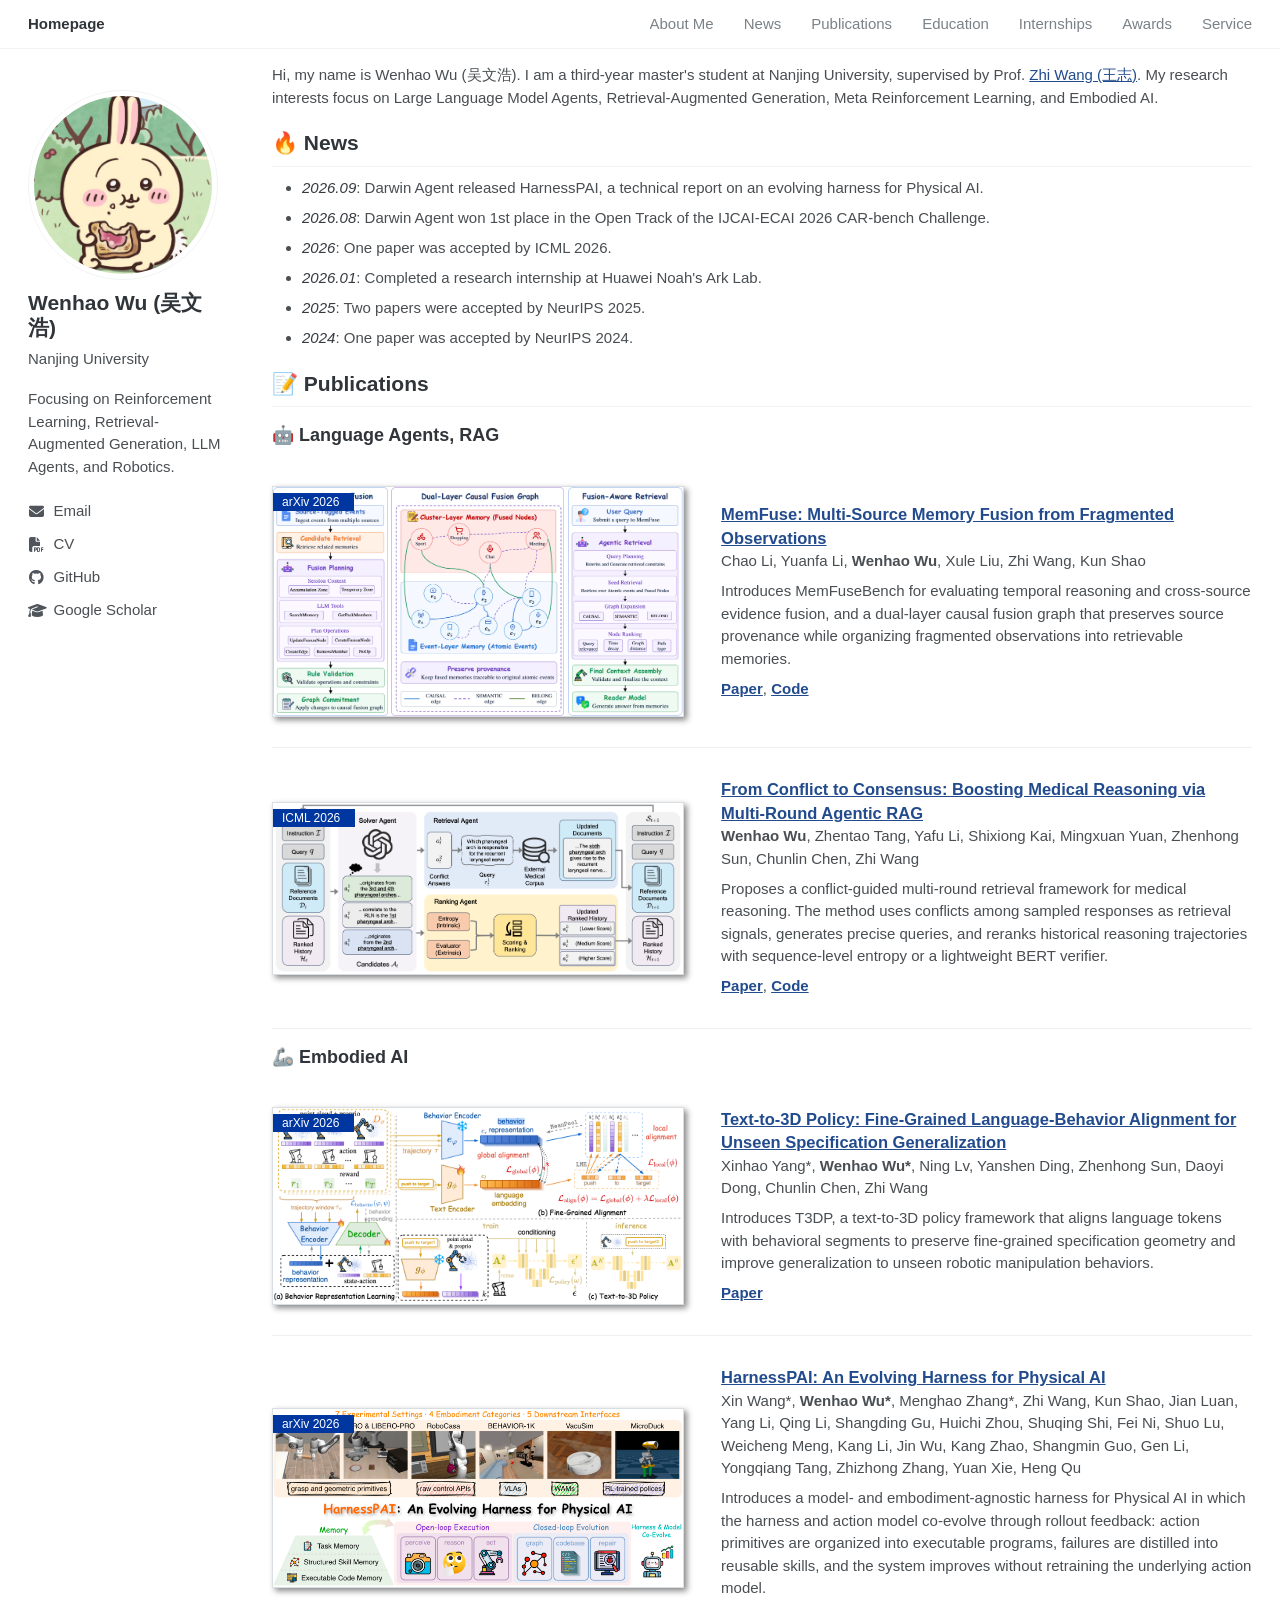
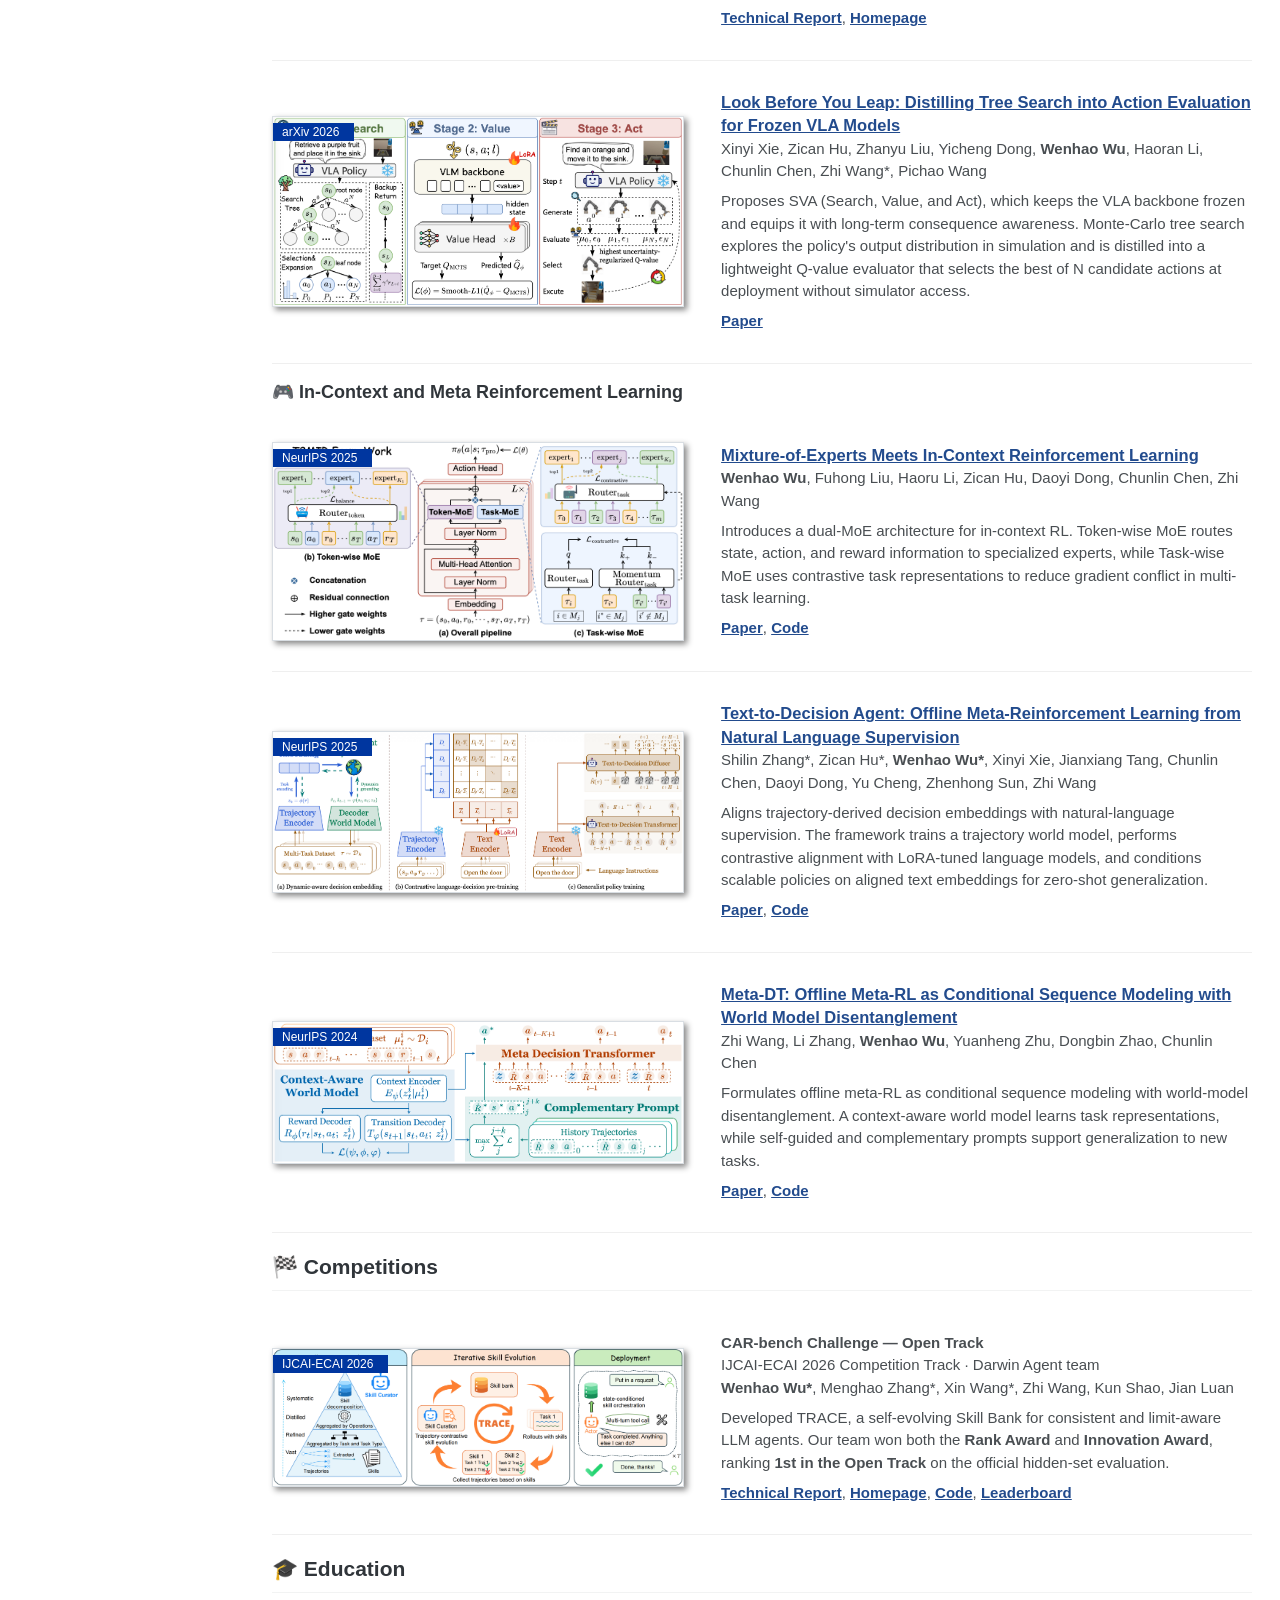
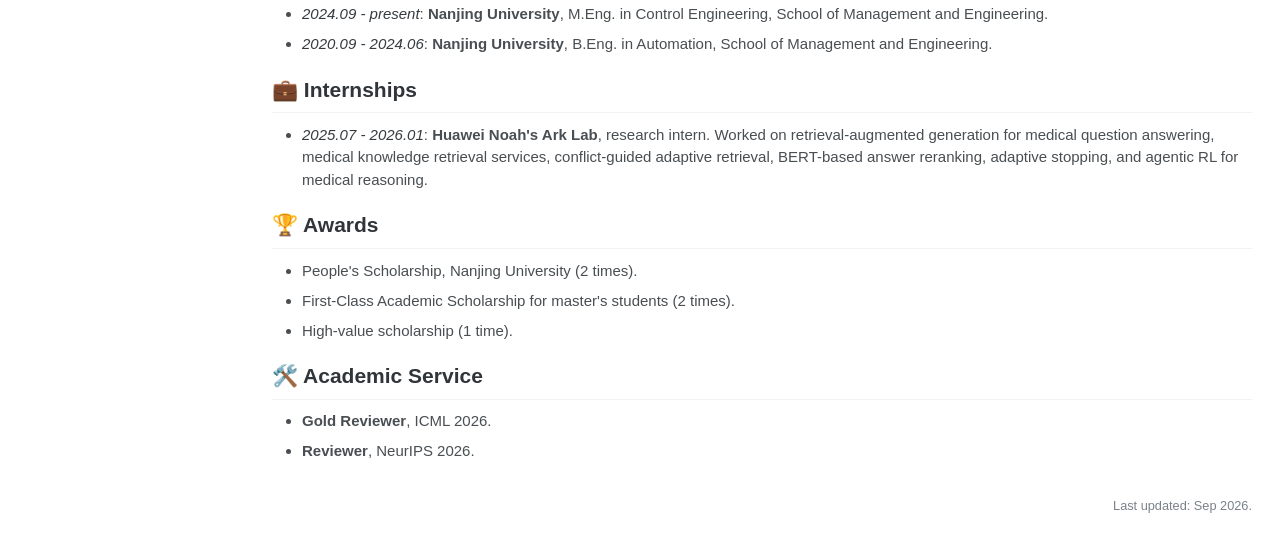
<file: index.html>
<!doctype html>
<html lang="en">
  <head>
    <meta charset="utf-8">
    <meta name="viewport" content="width=device-width, initial-scale=1">
    <meta name="author" content="Wenhao Wu">
    <meta name="description" content="Wenhao Wu's academic homepage: reinforcement learning, retrieval-augmented generation, large language model agents, and robotics.">
    <meta property="og:title" content="Wenhao Wu (吴文浩) - Homepage">
    <meta property="og:description" content="Wenhao Wu's research homepage at Nanjing University.">
    <title>Wenhao Wu (吴文浩) - Homepage</title>
    <link rel="icon" type="image/png" href="./images/profile-wu-wenhao-icon.png">
    <link rel="stylesheet" href="https://cdnjs.cloudflare.com/ajax/libs/font-awesome/6.5.2/css/all.min.css">
    <link rel="stylesheet" href="./styles.css?v=20260726-5">
  </head>

  <body>
    <header class="site-header">
      <nav class="site-nav" aria-label="Primary navigation">
        <a class="site-home" href="#about">Homepage</a>
        <div class="desktop-nav">
          <a href="#about">About Me</a>
          <a href="#news">News</a>
          <a href="#publications">Publications</a>
          <a href="#education">Education</a>
          <a href="#internships">Internships</a>
          <a href="#awards">Awards</a>
          <a href="#service">Service</a>
        </div>
        <details class="mobile-nav">
          <summary>Menu</summary>
          <div class="mobile-nav-panel">
            <a href="#about">About Me</a>
            <a href="#news">News</a>
            <a href="#publications">Publications</a>
            <a href="#education">Education</a>
            <a href="#internships">Internships</a>
            <a href="#awards">Awards</a>
            <a href="#service">Service</a>
          </div>
        </details>
      </nav>
    </header>

    <main id="main-content" class="site-layout">
      <aside class="profile-sidebar" aria-label="Profile">
        <div class="profile-box">
          <img class="profile-photo" src="./images/profile-wu-wenhao.png" alt="Portrait of Wenhao Wu" width="216" height="216">
          <div class="profile-content">
            <h1>Wenhao Wu (吴文浩)</h1>
            <p class="profile-affiliation">Nanjing University</p>
          </div>
          <nav class="profile-links" aria-label="Profile links">
            <p class="profile-focus">Focusing on Reinforcement Learning, Retrieval-Augmented Generation, LLM Agents, and Robotics.</p>
            <a href="mailto:wenhaowu@smail.nju.edu.cn"><i class="fa-solid fa-envelope" aria-hidden="true"></i><span>Email</span></a>
            <a href="./cv-wuwenhao.pdf" target="_blank" rel="noreferrer"><i class="fa-solid fa-file-pdf" aria-hidden="true"></i><span>CV</span></a>
            <a href="https://github.com/wuwenhao09" target="_blank" rel="noreferrer"><i class="fa-brands fa-github" aria-hidden="true"></i><span>GitHub</span></a>
            <a href="https://scholar.google.com/citations?user=qiQb1BMAAAAJ" target="_blank" rel="noreferrer"><i class="fa-solid fa-graduation-cap" aria-hidden="true"></i><span>Google Scholar</span></a>
          </nav>
        </div>
      </aside>

      <div class="content-column">
        <section id="about" class="about-section" aria-label="About Me">
          <p>Hi, my name is Wenhao Wu (吴文浩). I am a third-year master's student at Nanjing University, supervised by Prof. <a href="https://heyuanmingong.github.io/index.html">Zhi Wang (王志)</a>. My research interests focus on Large Language Model Agents, Retrieval-Augmented Generation, Meta Reinforcement Learning, and Embodied AI.</p>
        </section>

        <section id="news" class="section" aria-labelledby="news-title">
          <h1 id="news-title">🔥 News</h1>
          <ul class="news-list">
            <li><em>2026.09</em>: Darwin Agent released HarnessPAI, a technical report on an evolving harness for Physical AI.</li>
            <li><em>2026.08</em>: Darwin Agent won 1st place in the Open Track of the IJCAI-ECAI 2026 CAR-bench Challenge.</li>
            <li><em>2026</em>: One paper was accepted by ICML 2026.</li>
            <li><em>2026.01</em>: Completed a research internship at Huawei Noah's Ark Lab.</li>
            <li><em>2025</em>: Two papers were accepted by NeurIPS 2025.</li>
            <li><em>2024</em>: One paper was accepted by NeurIPS 2024.</li>
          </ul>
        </section>

        <section id="publications" class="section" aria-labelledby="publications-title">
          <h1 id="publications-title">📝 Publications</h1>

          <h2>🤖 Language Agents, RAG</h2>

          <article class="paper-box" id="pub-memfuse">
            <div class="paper-box-image">
              <a class="paper-visual paper-visual-image" href="https://arxiv.org/abs/2608.18704" target="_blank" rel="noreferrer" aria-label="Read MemFuse paper">
                <span class="badge">arXiv 2026</span>
                <img src="./images/memfuse.png" alt="MemFuse framework for multi-source memory fusion">
              </a>
            </div>
            <div class="paper-box-text">
              <p><a href="https://arxiv.org/abs/2608.18704" target="_blank" rel="noreferrer">MemFuse: Multi-Source Memory Fusion from Fragmented Observations</a><br>Chao Li, Yuanfa Li, <strong>Wenhao Wu</strong>, Xule Liu, Zhi Wang, Kun Shao</p>
              <p>Introduces MemFuseBench for evaluating temporal reasoning and cross-source evidence fusion, and a dual-layer causal fusion graph that preserves source provenance while organizing fragmented observations into retrievable memories.</p>
              <p class="paper-links"><a href="https://arxiv.org/abs/2608.18704" target="_blank" rel="noreferrer"><strong>Paper</strong></a>, <a href="https://github.com/Darwin-Agent/Mi-Memory/tree/master/MemFuse" target="_blank" rel="noreferrer"><strong>Code</strong></a></p>
            </div>
          </article>

          <article class="paper-box" id="pub-ma-rag">
            <div class="paper-box-image">
              <a class="paper-visual paper-visual-image" href="./images/ma-rag.png" target="_blank" rel="noreferrer" aria-label="View MA-RAG framework thumbnail">
                <span class="badge">ICML 2026</span>
                <img src="./images/ma-rag.png" alt="MA-RAG framework thumbnail">
              </a>
            </div>
            <div class="paper-box-text">
              <p><a href="https://openreview.net/forum?id=S7lpdz7NAW" target="_blank" rel="noreferrer">From Conflict to Consensus: Boosting Medical Reasoning via Multi-Round Agentic RAG</a><br><strong>Wenhao Wu</strong>, Zhentao Tang, Yafu Li, Shixiong Kai, Mingxuan Yuan, Zhenhong Sun, Chunlin Chen, Zhi Wang</p>
              <p>Proposes a conflict-guided multi-round retrieval framework for medical reasoning. The method uses conflicts among sampled responses as retrieval signals, generates precise queries, and reranks historical reasoning trajectories with sequence-level entropy or a lightweight BERT verifier.</p>
              <p class="paper-links"><a href="https://openreview.net/forum?id=S7lpdz7NAW" target="_blank" rel="noreferrer"><strong>Paper</strong></a>, <a href="https://github.com/NJU-RL/MA-RAG" target="_blank" rel="noreferrer"><strong>Code</strong></a></p>
            </div>
          </article>

          <h2>🦾 Embodied AI</h2>

          <article class="paper-box" id="pub-t3dp">
            <div class="paper-box-image">
              <a class="paper-visual paper-visual-image" href="https://arxiv.org/abs/2609.39599" target="_blank" rel="noreferrer" aria-label="Read T3DP paper">
                <span class="badge">arXiv 2026</span>
                <img src="./images/t3dp.png" alt="T3DP fine-grained language-behavior alignment framework">
              </a>
            </div>
            <div class="paper-box-text">
              <p><a href="https://arxiv.org/abs/2609.39599" target="_blank" rel="noreferrer">Text-to-3D Policy: Fine-Grained Language-Behavior Alignment for Unseen Specification Generalization</a><br>Xinhao Yang*, <strong>Wenhao Wu*</strong>, Ning Lv, Yanshen Ding, Zhenhong Sun, Daoyi Dong, Chunlin Chen, Zhi Wang</p>
              <p>Introduces T3DP, a text-to-3D policy framework that aligns language tokens with behavioral segments to preserve fine-grained specification geometry and improve generalization to unseen robotic manipulation behaviors.</p>
              <p class="paper-links"><a href="https://arxiv.org/abs/2609.39599" target="_blank" rel="noreferrer"><strong>Paper</strong></a></p>
            </div>
          </article>

          <article class="paper-box" id="pub-harnesspai">
            <div class="paper-box-image">
              <a class="paper-visual paper-visual-image" href="https://arxiv.org/abs/2609.29166" target="_blank" rel="noreferrer" aria-label="Read HarnessPAI technical report">
                <span class="badge">arXiv 2026</span>
                <img src="./images/harnesspai.png" alt="HarnessPAI framework for Physical AI">
              </a>
            </div>
            <div class="paper-box-text">
              <p><a href="https://arxiv.org/abs/2609.29166" target="_blank" rel="noreferrer">HarnessPAI: An Evolving Harness for Physical AI</a><br>Xin Wang*, <strong>Wenhao Wu*</strong>, Menghao Zhang*, Zhi Wang, Kun Shao, Jian Luan, Yang Li, Qing Li, Shangding Gu, Huichi Zhou, Shuqing Shi, Fei Ni, Shuo Lu, Weicheng Meng, Kang Li, Jin Wu, Kang Zhao, Shangmin Guo, Gen Li, Yongqiang Tang, Zhizhong Zhang, Yuan Xie, Heng Qu</p>
              <p>Introduces a model- and embodiment-agnostic harness for Physical AI in which the harness and action model co-evolve through rollout feedback: action primitives are organized into executable programs, failures are distilled into reusable skills, and the system improves without retraining the underlying action model.</p>
              <p class="paper-links"><a href="https://arxiv.org/abs/2609.29166" target="_blank" rel="noreferrer"><strong>Technical Report</strong></a>, <a href="https://darwin-agent.github.io/HarnessPAI/" target="_blank" rel="noreferrer"><strong>Homepage</strong></a></p>
            </div>
          </article>

          <article class="paper-box" id="pub-sva">
            <div class="paper-box-image">
              <a class="paper-visual paper-visual-image" href="./images/sva.png" target="_blank" rel="noreferrer" aria-label="Read SVA paper">
                <span class="badge">arXiv 2026</span>
                <img src="./images/sva.png" alt="SVA framework for test-time action evaluation in frozen VLA models">
              </a>
            </div>
            <div class="paper-box-text">
              <p><a href="https://arxiv.org/abs/2607.03751" target="_blank" rel="noreferrer">Look Before You Leap: Distilling Tree Search into Action Evaluation for Frozen VLA Models</a><br>Xinyi Xie, Zican Hu, Zhanyu Liu, Yicheng Dong, <strong>Wenhao Wu</strong>, Haoran Li, Chunlin Chen, Zhi Wang*, Pichao Wang</p>
              <p>Proposes SVA (Search, Value, and Act), which keeps the VLA backbone frozen and equips it with long-term consequence awareness. Monte-Carlo tree search explores the policy's output distribution in simulation and is distilled into a lightweight Q-value evaluator that selects the best of N candidate actions at deployment without simulator access.</p>
              <p class="paper-links"><a href="https://arxiv.org/abs/2607.03751" target="_blank" rel="noreferrer"><strong>Paper</strong></a></p>
            </div>
          </article>

          <h2>🎮 In-Context and Meta Reinforcement Learning</h2>

          <article class="paper-box" id="pub-t2mir">
            <div class="paper-box-image">
              <a class="paper-visual paper-visual-image" href="./images/t2mir.png" target="_blank" rel="noreferrer" aria-label="View T2MIR framework thumbnail">
                <span class="badge">NeurIPS 2025</span>
                <img src="./images/t2mir.png" alt="T2MIR framework thumbnail">
              </a>
            </div>
            <div class="paper-box-text">
              <p><a href="https://proceedings.neurips.cc/paper_files/paper/2025/hash/233cbc888ef01917d8d895e471e80a01-Abstract-Conference.html" target="_blank" rel="noreferrer">Mixture-of-Experts Meets In-Context Reinforcement Learning</a><br><strong>Wenhao Wu</strong>, Fuhong Liu, Haoru Li, Zican Hu, Daoyi Dong, Chunlin Chen, Zhi Wang</p>
              <p>Introduces a dual-MoE architecture for in-context RL. Token-wise MoE routes state, action, and reward information to specialized experts, while Task-wise MoE uses contrastive task representations to reduce gradient conflict in multi-task learning.</p>
              <p class="paper-links"><a href="https://proceedings.neurips.cc/paper_files/paper/2025/hash/233cbc888ef01917d8d895e471e80a01-Abstract-Conference.html" target="_blank" rel="noreferrer"><strong>Paper</strong></a>, <a href="https://github.com/NJU-RL/T2MIR" target="_blank" rel="noreferrer"><strong>Code</strong></a></p>
            </div>
          </article>

          <article class="paper-box" id="pub-t2da">
            <div class="paper-box-image">
              <a class="paper-visual paper-visual-image" href="./images/t2da.png" target="_blank" rel="noreferrer" aria-label="View T2DA framework thumbnail">
                <span class="badge">NeurIPS 2025</span>
                <img src="./images/t2da.png" alt="T2DA framework thumbnail">
              </a>
            </div>
            <div class="paper-box-text">
              <p><a href="https://proceedings.neurips.cc/paper_files/paper/2025/hash/719ae4f0533c93b6213a3ec120e14554-Abstract-Conference.html" target="_blank" rel="noreferrer">Text-to-Decision Agent: Offline Meta-Reinforcement Learning from Natural Language Supervision</a><br>Shilin Zhang*, Zican Hu*, <strong>Wenhao Wu*</strong>, Xinyi Xie, Jianxiang Tang, Chunlin Chen, Daoyi Dong, Yu Cheng, Zhenhong Sun, Zhi Wang</p>
              <p>Aligns trajectory-derived decision embeddings with natural-language supervision. The framework trains a trajectory world model, performs contrastive alignment with LoRA-tuned language models, and conditions scalable policies on aligned text embeddings for zero-shot generalization.</p>
              <p class="paper-links"><a href="https://proceedings.neurips.cc/paper_files/paper/2025/hash/719ae4f0533c93b6213a3ec120e14554-Abstract-Conference.html" target="_blank" rel="noreferrer"><strong>Paper</strong></a>, <a href="https://github.com/NJU-RL/T2DA" target="_blank" rel="noreferrer"><strong>Code</strong></a></p>
            </div>
          </article>

          <article class="paper-box" id="pub-meta-dt">
            <div class="paper-box-image">
              <a class="paper-visual paper-visual-image" href="./images/meta-dt.png" target="_blank" rel="noreferrer" aria-label="View Meta-DT framework thumbnail">
                <span class="badge">NeurIPS 2024</span>
                <img src="./images/meta-dt.png" alt="Meta-DT framework thumbnail">
              </a>
            </div>
            <div class="paper-box-text">
              <p><a href="https://proceedings.neurips.cc/paper_files/paper/2024/hash/4f3820576130a8f796ddbf204c841487-Abstract-Conference.html" target="_blank" rel="noreferrer">Meta-DT: Offline Meta-RL as Conditional Sequence Modeling with World Model Disentanglement</a><br>Zhi Wang, Li Zhang, <strong>Wenhao Wu</strong>, Yuanheng Zhu, Dongbin Zhao, Chunlin Chen</p>
              <p>Formulates offline meta-RL as conditional sequence modeling with world-model disentanglement. A context-aware world model learns task representations, while self-guided and complementary prompts support generalization to new tasks.</p>
              <p class="paper-links"><a href="https://proceedings.neurips.cc/paper_files/paper/2024/hash/4f3820576130a8f796ddbf204c841487-Abstract-Conference.html" target="_blank" rel="noreferrer"><strong>Paper</strong></a>, <a href="https://github.com/NJU-RL/Meta-DT" target="_blank" rel="noreferrer"><strong>Code</strong></a></p>
            </div>
          </article>
        </section>

        <section id="competitions" class="section" aria-labelledby="competitions-title">
          <h1 id="competitions-title">🏁 Competitions</h1>
          <article class="paper-box" id="competition-trace">
            <div class="paper-box-image">
              <a class="paper-visual paper-visual-image" href="https://darwin-agent.github.io/Car-bench-TRACE/" target="_blank" rel="noreferrer" aria-label="View TRACE competition report">
                <span class="badge">IJCAI-ECAI 2026</span>
                <img src="./images/trace.png" alt="TRACE self-evolving skill bank framework">
              </a>
            </div>
            <div class="paper-box-text">
              <p><strong>CAR-bench Challenge — Open Track</strong><br>IJCAI-ECAI 2026 Competition Track · Darwin Agent team<br><strong>Wenhao Wu*</strong>, Menghao Zhang*, Xin Wang*, Zhi Wang, Kun Shao, Jian Luan</p>
              <p>Developed TRACE, a self-evolving Skill Bank for consistent and limit-aware LLM agents. Our team won both the <strong>Rank Award</strong> and <strong>Innovation Award</strong>, ranking <strong>1st in the Open Track</strong> on the official hidden-set evaluation.</p>
              <p class="paper-links"><a href="https://arxiv.org/abs/2608.22793" target="_blank" rel="noreferrer"><strong>Technical Report</strong></a>, <a href="https://darwin-agent.github.io/Car-bench-TRACE/" target="_blank" rel="noreferrer"><strong>Homepage</strong></a>, <a href="https://github.com/Darwin-Agent/Car-bench-TRACE" target="_blank" rel="noreferrer"><strong>Code</strong></a>, <a href="https://car-bench.github.io/car-bench/leaderboard.html" target="_blank" rel="noreferrer"><strong>Leaderboard</strong></a></p>
            </div>
          </article>

        </section>

        <section id="education" class="section" aria-labelledby="education-title">
          <h1 id="education-title">🎓 Education</h1>
          <ul>
            <li><em>2024.09 - present</em>: <strong>Nanjing University</strong>, M.Eng. in Control Engineering, School of Management and Engineering.</li>
            <li><em>2020.09 - 2024.06</em>: <strong>Nanjing University</strong>, B.Eng. in Automation, School of Management and Engineering.</li>
          </ul>
        </section>

        <section id="internships" class="section" aria-labelledby="internships-title">
          <h1 id="internships-title">💼 Internships</h1>
          <ul>
            <li><em>2025.07 - 2026.01</em>: <strong>Huawei Noah's Ark Lab</strong>, research intern. Worked on retrieval-augmented generation for medical question answering, medical knowledge retrieval services, conflict-guided adaptive retrieval, BERT-based answer reranking, adaptive stopping, and agentic RL for medical reasoning.</li>
          </ul>
        </section>

        <section id="awards" class="section" aria-labelledby="awards-title">
          <h1 id="awards-title">🏆 Awards</h1>
          <ul>
            <li>People's Scholarship, Nanjing University (2 times).</li>
            <li>First-Class Academic Scholarship for master's students (2 times).</li>
            <li>High-value scholarship (1 time).</li>
          </ul>
        </section>

        <section id="service" class="section" aria-labelledby="service-title">
          <h1 id="service-title">🛠️ Academic Service</h1>
          <ul>
            <li><strong>Gold Reviewer</strong>, ICML 2026.</li>
            <li><strong>Reviewer</strong>, NeurIPS 2026.</li>
          </ul>
        </section>
      </div>
    </main>

    <footer class="site-footer">
      <p>Last updated: Sep 2026.</p>
    </footer>
  </body>
</html>
</file>
<file: styles.css>
:root {
  --text: #494e52;
  --heading: #30353a;
  --muted: #7a8288;
  --line: #f2f3f3;
  --link: #224b8d;
  --link-hover: #1b3c71;
  --accent: #00369f;
  --page-width: 1280px;
  --page-gutter: 28px;
  --sidebar-width: 200px;
  --column-gap: 44px;
}

*,
*::before,
*::after {
  box-sizing: border-box;
}

html {
  background: #ffffff;
  font-size: 15px;
  scroll-behavior: smooth;
  -webkit-text-size-adjust: 100%;
}

body {
  margin: 0;
  padding: 0;
  color: var(--text);
  background: #ffffff;
  font-family: "Trebuchet MS", Helvetica, sans-serif;
  line-height: 1.5;
}

a {
  color: var(--link);
}

a:hover,
a:focus {
  color: var(--link-hover);
}

a:focus-visible {
  outline: 2px solid rgba(34, 75, 141, 0.28);
  outline-offset: 3px;
}

img {
  max-width: 100%;
  height: auto;
  vertical-align: middle;
}

h1,
h2,
h3 {
  margin: 1em 0 0.5em;
  color: var(--heading);
  line-height: 1.2;
  font-family: "Trebuchet MS", Helvetica, sans-serif;
  font-weight: 700;
}

h1 {
  font-size: 1.4em;
}

h2 {
  font-size: 1.2em;
}

h3 {
  font-size: 1em;
}

p {
  margin: 0 0 0.5em;
}

ul {
  margin: 0.5em 0;
  padding-left: 2em;
}

li {
  margin-bottom: 0.5em;
}

hr {
  margin: 0;
  border: 0;
  border-top: 1px solid #efefef;
}

.site-header {
  position: sticky;
  top: 0;
  z-index: 20;
  border-bottom: 1px solid var(--line);
  background: rgba(255, 255, 255, 0.98);
}

.site-nav {
  display: flex;
  align-items: center;
  width: min(100%, var(--page-width));
  min-height: 48px;
  margin: 0 auto;
  padding: 0 var(--page-gutter);
  font-size: 1rem;
}

.site-nav a {
  display: inline-block;
  margin: 0 1rem;
  padding: 0.5rem 0;
  color: var(--muted);
  text-decoration: none;
  white-space: nowrap;
}

.site-nav a:hover,
.site-nav a:focus {
  color: #5c6266;
  text-decoration: none;
}

.site-home {
  margin-left: 0 !important;
  margin-right: 0 !important;
  padding-right: 0 !important;
  color: var(--heading) !important;
  font-weight: 700;
}

.desktop-nav {
  display: flex;
  align-items: center;
  min-width: 0;
  margin-left: auto;
  overflow-x: auto;
}

.desktop-nav a:first-child {
  margin-left: 0;
}

.desktop-nav a:last-child {
  margin-right: 0;
}

.mobile-nav {
  display: none;
  position: relative;
  margin-left: auto;
}

.mobile-nav summary {
  padding: 0.35rem 0.65rem;
  color: #ffffff;
  background: #7a8288;
  cursor: pointer;
  list-style: none;
}

.mobile-nav summary::-webkit-details-marker {
  display: none;
}

.mobile-nav-panel {
  position: absolute;
  top: calc(100% + 10px);
  right: 0;
  min-width: 170px;
  padding: 0.5em 0.75em;
  border: 1px solid var(--line);
  background: #ffffff;
  box-shadow: 0 0 10px rgba(0, 0, 0, 0.12);
}

.mobile-nav-panel a {
  display: block;
  margin: 0;
  padding: 0.4rem 0.25rem;
}

.site-layout {
  display: grid;
  grid-template-columns: var(--sidebar-width) minmax(0, 1fr);
  gap: var(--column-gap);
  width: min(100%, var(--page-width));
  margin: 1em auto 0;
  padding: 0 var(--page-gutter);
}

.profile-sidebar {
  align-self: start;
  min-width: 0;
}

@media (min-width: 981px) {
  .profile-sidebar {
    position: sticky;
    top: 6em;
  }
}

.profile-box {
  width: 100%;
}

.profile-photo {
  display: block;
  width: min(100%, 190px);
  aspect-ratio: 1;
  padding: 5px;
  border: 1px solid var(--line);
  border-radius: 50%;
  object-fit: cover;
  object-position: center top;
}

.profile-content h1 {
  margin: 10px 0;
  font-size: 1.4em;
  overflow-wrap: anywhere;
}

.profile-affiliation {
  margin: 10px 0 20px;
  line-height: 1.2;
}

.profile-links {
  margin: 0;
  display: grid;
  gap: 0.2rem;
}

.profile-focus {
  margin: 0 0 1em;
  line-height: 1.5;
}

.profile-links a {
  display: flex;
  align-items: center;
  gap: 0.55rem;
  padding: 0.25rem 0;
  color: inherit;
  font-size: 1em;
  text-decoration: none;
  white-space: nowrap;
}

.profile-links a:hover,
.profile-links a:focus {
  color: var(--link);
  text-decoration: none;
}

.profile-links i {
  width: 1.15rem;
  flex: 0 0 1.15rem;
  color: #4f555b;
  font-size: 1rem;
  text-align: center;
  transition: color 0.2s ease-in-out;
}

.profile-links a:hover i,
.profile-links a:focus i {
  color: var(--link);
}

.profile-links a span {
  min-width: 0;
  color: inherit;
  text-align: left;
}

.content-column {
  min-width: 0;
}

.about-section {
  margin-bottom: 1em;
}

.content-column h1 {
  margin-top: 1em;
  padding-bottom: 0.5em;
  border-bottom: 1px solid var(--line);
}

.content-column a {
  text-decoration: underline;
}

.content-column a:hover {
  text-decoration: underline;
}

.news-list {
  margin-top: 0.5em;
}

.news-list em,
.paper-box em,
.content-column > section > ul em {
  color: #363b40;
  font-variant-numeric: tabular-nums;
}

.paper-box {
  display: flex;
  align-items: center;
  justify-content: flex-start;
  flex-wrap: wrap;
  padding: 2em 0;
  border-bottom: 1px solid #efefef;
}

.paper-box-image {
  display: flex;
  justify-content: flex-start;
  min-width: 240px;
  max-width: 42%;
  flex: 0 0 42%;
}

.paper-box-text {
  max-width: 58%;
  flex: 0 0 58%;
  padding-left: 2.5em;
}

.paper-box-image a {
  text-decoration: none !important;
}

.paper-visual {
  position: relative;
  display: flex;
  align-items: center;
  justify-content: center;
  width: 100%;
  min-height: 132px;
  overflow: hidden;
  border: 1px solid #d9dee3;
  background-color: #ffffff;
  box-shadow: 3px 3px 6px #888888;
}

.paper-visual-image {
  min-height: 132px;
}

.paper-visual-image img {
  display: block;
  width: 100%;
  height: 100%;
  object-fit: contain;
}

.badge {
  position: absolute;
  top: 0.5em;
  left: -0.5em;
  z-index: 2;
  padding: 0 1rem;
  color: #ffffff;
  background-color: var(--accent);
  font-size: 0.8em;
  line-height: 1.5;
}

.paper-box-text p:first-child {
  margin-bottom: 0.5em;
}

.paper-box-text p:first-child > a {
  font-size: 1.1em;
  font-weight: 600;
  line-height: 1.35;
}

.paper-links {
  margin-bottom: 0.5em;
}

.paper-links a {
  white-space: nowrap;
}

.paper-box-text p:last-child {
  margin-bottom: 0;
}

.placeholder {
  color: #7a8288;
  font-style: italic;
}

.site-footer {
  width: min(100%, var(--page-width));
  margin: 0 auto;
  padding: 2em var(--page-gutter) 3em;
  color: var(--muted);
  font-size: 0.85em;
  text-align: right;
}

@media (max-width: 980px) {
  .site-layout {
    grid-template-columns: 1fr;
    gap: 1em;
  }

  .profile-sidebar {
    position: static;
  }

  .profile-box {
    display: grid;
    grid-template-columns: 75px minmax(0, 1fr);
    gap: 10px;
    align-items: start;
  }

  .profile-photo {
    grid-row: span 2;
  }

  .profile-content h1 {
    margin-top: 0;
    margin-bottom: 10px;
  }

  .profile-affiliation {
    margin: 0;
  }

  .profile-links {
    grid-column: 1 / -1;
    display: flex;
    flex-wrap: wrap;
    gap: 0.25rem 1rem;
  }

  .profile-focus {
    flex: 0 0 100%;
    margin-bottom: 0.75em;
  }

  .content-column {
    padding-left: 0;
  }
}

@media (max-width: 700px) {
  .site-nav {
    min-height: 46px;
  }

  .desktop-nav {
    display: none;
  }

  .mobile-nav {
    display: block;
  }

  .site-layout {
    margin-top: 1em;
    padding: 0 1em;
  }

  .paper-box {
    align-items: flex-start;
    padding: 1.5em 0;
  }

  .paper-box-image,
  .paper-box-text {
    width: 100%;
    max-width: 100%;
    flex-basis: 100%;
  }

  .paper-box-image {
    min-width: 0;
  }

  .paper-box-text {
    padding: 1em 0 0;
  }

  .paper-visual {
    width: min(100%, 400px);
  }

  .site-footer {
    text-align: left;
  }
}

@media (max-width: 430px) {
  html {
    font-size: 14px;
  }

  .site-nav {
    padding: 0 1em;
  }

  .site-home {
    padding-right: 1em !important;
  }

  .profile-box {
    grid-template-columns: 75px minmax(0, 1fr);
  }
}

@media print {
  .site-header,
  .profile-links,
  .site-footer {
    display: none;
  }

  .site-layout {
    display: block;
    width: auto;
    margin: 0;
    padding: 0;
  }

  .profile-sidebar {
    float: left;
    width: 18%;
    margin-right: 4%;
  }

  .content-column {
    margin-left: 22%;
  }
}
</file>
